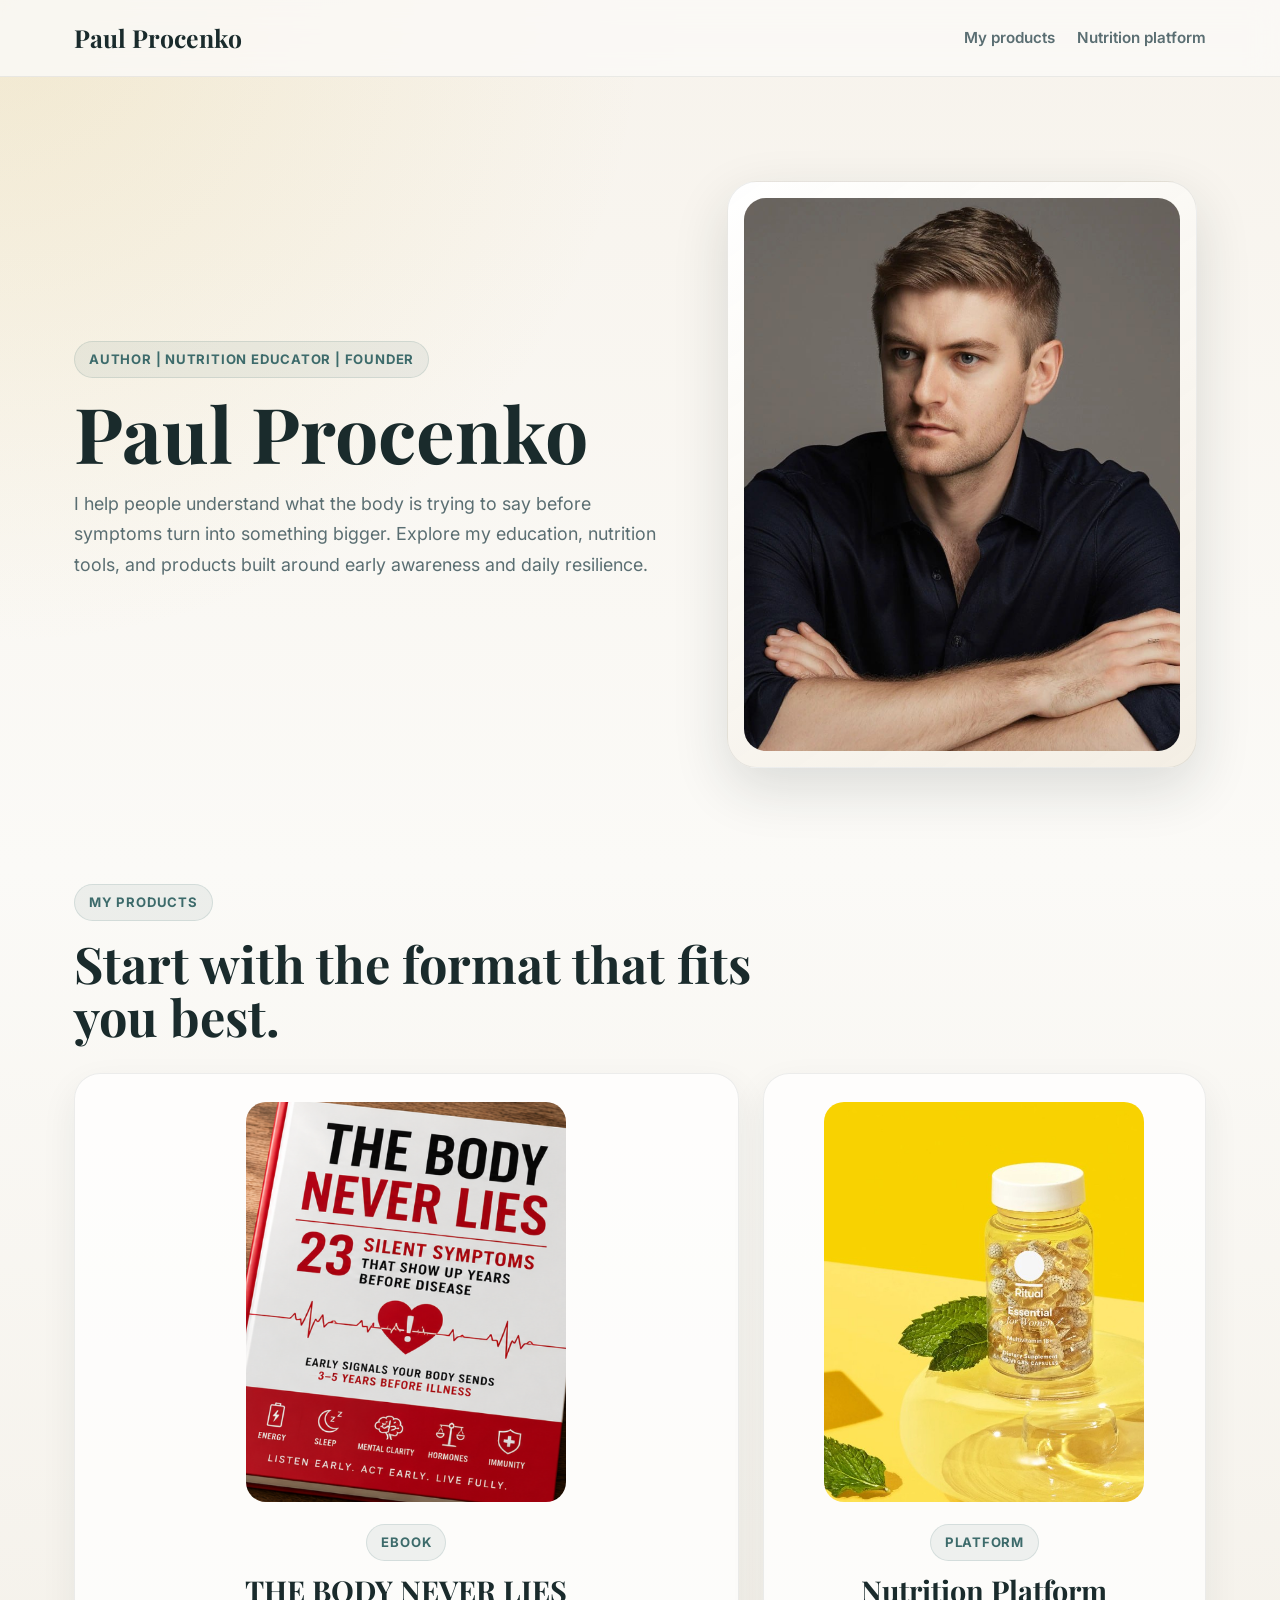
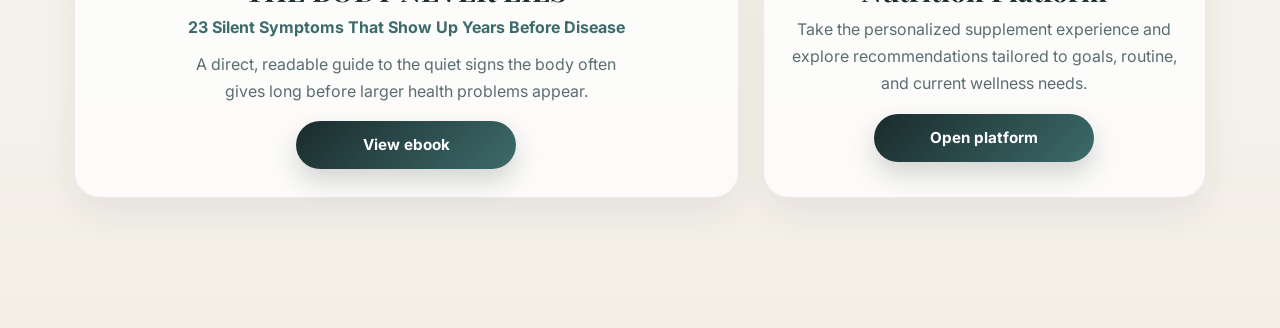
<file: index.html>
<!DOCTYPE html>
<html lang="en">
<head>
    <meta charset="UTF-8">
    <meta name="viewport" content="width=device-width, initial-scale=1.0">
    <title>Paul Procenko</title>
    <link rel="preconnect" href="https://fonts.googleapis.com">
    <link rel="preconnect" href="https://fonts.gstatic.com" crossorigin>
    <link href="https://fonts.googleapis.com/css2?family=Inter:wght@300;400;500;600;700&family=Playfair+Display:wght@400;600;700&display=swap" rel="stylesheet">
    <link rel="stylesheet" href="/style.css">
    <link rel="icon" href="/images/logo.png" type="image/png">
</head>
<body class="home-body">
    <header class="home-header">
        <div class="home-nav">
            <a href="/" class="home-brand">Paul Procenko</a>
            <nav class="home-nav-links">
                <a href="#products" class="home-nav-link">My products</a>
                <a href="/nutrition.html" class="home-nav-link">Nutrition platform</a>
            </nav>
        </div>
    </header>

    <main class="home-main">
        <section class="home-hero">
            <div class="home-hero-copy">
                <span class="home-kicker">Author | Nutrition Educator | Founder</span>
                <h1>Paul Procenko</h1>
                <p class="home-lead">I help people understand what the body is trying to say before symptoms turn into something bigger. Explore my education, nutrition tools, and products built around early awareness and daily resilience.</p>
            </div>
            <div class="home-hero-media">
                <div class="home-photo-frame">
                    <img src="/images/photo.jpg" alt="Paul Procenko" class="home-photo">
                </div>
            </div>
        </section>

        <section id="products" class="home-section">
            <div class="home-section-heading">
                <span class="home-section-kicker">My products</span>
                <h2>Start with the format that fits you best.</h2>
            </div>
            <div class="home-products-grid">
                <article class="home-product-card home-product-card-featured">
                    <div class="home-product-image-wrap">
                        <img src="/images/book.png" alt="The Body Never Lies ebook cover" class="home-product-image">
                    </div>
                    <div class="home-product-content">
                        <span class="home-product-tag">Ebook</span>
                        <h3>THE BODY NEVER LIES</h3>
                        <p class="home-product-subtitle">23 Silent Symptoms That Show Up Years Before Disease</p>
                        <p class="home-product-text">A direct, readable guide to the quiet signs the body often gives long before larger health problems appear.</p>
                        <a class="home-product-button" href="https://app.lava.top/products/dc46ceb8-e3b7-46ec-a145-49694bbb478b" target="_blank" rel="noopener noreferrer">View ebook</a>
                    </div>
                </article>

                <article class="home-product-card">
                    <div class="home-product-image-wrap">
                        <img src="/images/17.jpg" alt="Nutrition platform" class="home-product-image">
                    </div>
                    <div class="home-product-content">
                        <span class="home-product-tag">Platform</span>
                        <h3>Nutrition Platform</h3>
                        <p class="home-product-text">Take the personalized supplement experience and explore recommendations tailored to goals, routine, and current wellness needs.</p>
                        <a class="home-product-button" href="/nutrition.html">Open platform</a>
                    </div>
                </article>
            </div>
        </section>
    </main>
</body>
</html>
</file>
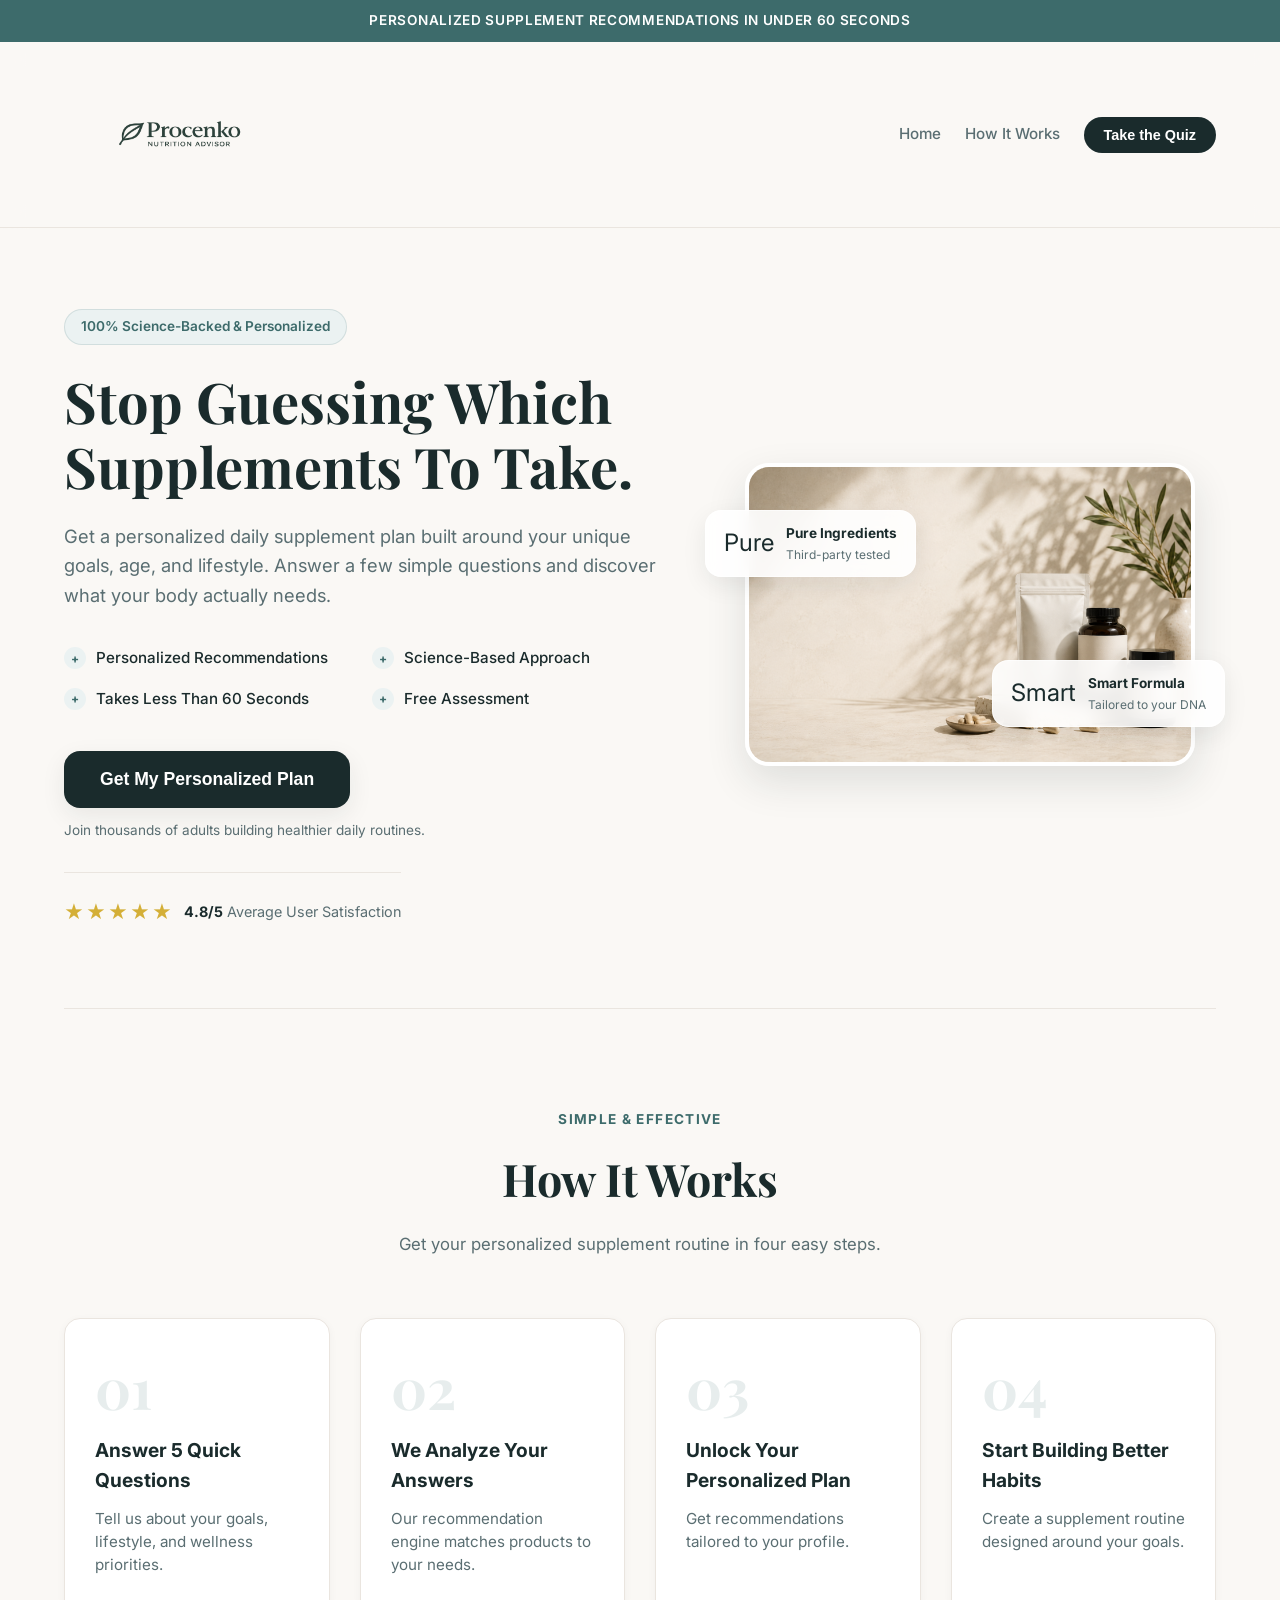
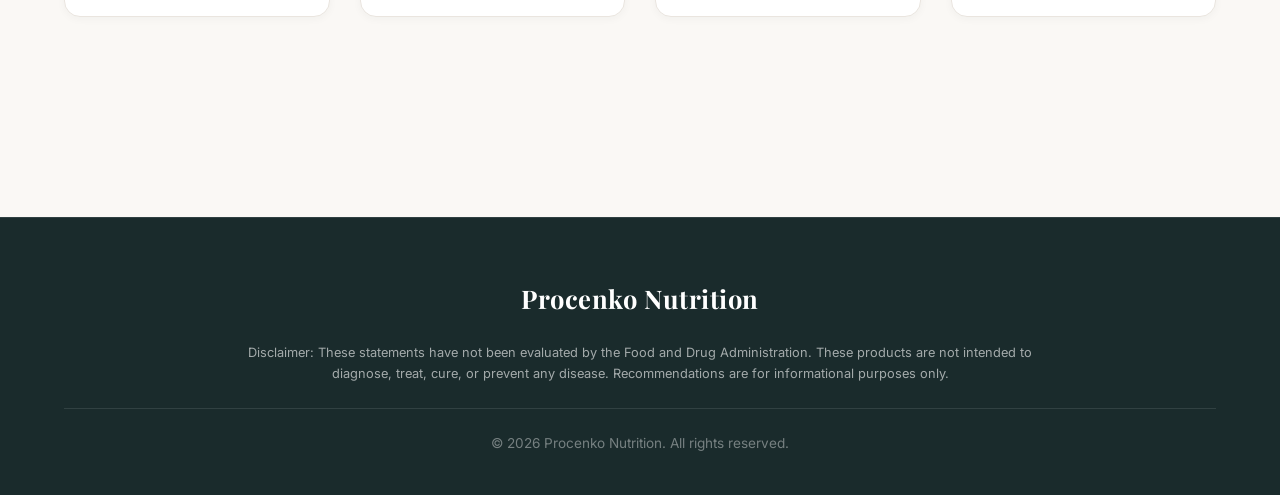
<file: nutrition.html>
<!DOCTYPE html>
<html lang="en">
<head>
    <meta charset="UTF-8">
    <meta name="viewport" content="width=device-width, initial-scale=1.0">
    <title>Procenko Nutrition Advisor</title>
    <link rel="preconnect" href="https://fonts.googleapis.com">
    <link rel="preconnect" href="https://fonts.gstatic.com" crossorigin>
    <link href="https://fonts.googleapis.com/css2?family=Inter:wght@300;400;500;600;700&family=Playfair+Display:ital,wght@0,400..700;1,400..700&display=swap" rel="stylesheet">
    <link rel="stylesheet" href="/style.css">
    <link rel="icon" href="/images/logo.png" type="image/png">
</head>
<body>
    <div class="announcement-bar">
        <span class="announcement-text">Personalized supplement recommendations in under 60 seconds</span>
    </div>

    <header class="site-header">
        <div class="nav-container">
            <a class="logo" href="/">
                <img src="/images/logo.png" alt="Procenko Logo" class="logo-img">
            </a>
            <nav class="nav-links">
                <a href="/" class="nav-link">Home</a>
                <a href="#how-it-works" class="nav-link">How It Works</a>
                <button id="nav-cta" class="nav-cta-btn">Take the Quiz</button>
            </nav>
        </div>
    </header>

    <main class="container">
        <section id="hero" class="hero">
            <div class="hero-content">
                <div class="hero-text">
                    <div class="badge">100% Science-Backed & Personalized</div>
                    <h1>Stop Guessing Which Supplements To Take.</h1>
                    <p class="subheadline">Get a personalized daily supplement plan built around your unique goals, age, and lifestyle. Answer a few simple questions and discover what your body actually needs.</p>

                    <div class="trust-indicators">
                        <div class="trust-item">
                            <span class="trust-icon">+</span>
                            <span class="trust-label">Personalized Recommendations</span>
                        </div>
                        <div class="trust-item">
                            <span class="trust-icon">+</span>
                            <span class="trust-label">Science-Based Approach</span>
                        </div>
                        <div class="trust-item">
                            <span class="trust-icon">+</span>
                            <span class="trust-label">Takes Less Than 60 Seconds</span>
                        </div>
                        <div class="trust-item">
                            <span class="trust-icon">+</span>
                            <span class="trust-label">Free Assessment</span>
                        </div>
                    </div>

                    <div class="cta-group">
                        <button id="start-assessment" class="cta-button">Get My Personalized Plan</button>
                        <p class="secondary-text">Join thousands of adults building healthier daily routines.</p>
                    </div>

                    <div class="social-proof">
                        <span class="stars">★★★★★</span>
                        <span class="rating-text"><strong>4.8/5</strong> Average User Satisfaction</span>
                    </div>
                </div>
            </div>
            <div class="hero-image-container">
                <div class="hero-image-wrapper">
                    <img src="/images/1.png" alt="Supplements" class="hero-img">
                    <div class="floating-card card-1">
                        <span class="floating-icon">Pure</span>
                        <div class="floating-info">
                            <span class="floating-title">Pure Ingredients</span>
                            <span class="floating-desc">Third-party tested</span>
                        </div>
                    </div>
                    <div class="floating-card card-2">
                        <span class="floating-icon">Smart</span>
                        <div class="floating-info">
                            <span class="floating-title">Smart Formula</span>
                            <span class="floating-desc">Tailored to your DNA</span>
                        </div>
                    </div>
                </div>
            </div>
        </section>

        <section id="how-it-works" class="how-it-works">
            <div class="section-header">
                <span class="section-subtitle">Simple & Effective</span>
                <h2>How It Works</h2>
                <p class="section-desc">Get your personalized supplement routine in four easy steps.</p>
            </div>
            <div class="steps">
                <div class="step">
                    <div class="step-number">01</div>
                    <h3>Answer 5 Quick Questions</h3>
                    <p>Tell us about your goals, lifestyle, and wellness priorities.</p>
                </div>
                <div class="step">
                    <div class="step-number">02</div>
                    <h3>We Analyze Your Answers</h3>
                    <p>Our recommendation engine matches products to your needs.</p>
                </div>
                <div class="step">
                    <div class="step-number">03</div>
                    <h3>Unlock Your Personalized Plan</h3>
                    <p>Get recommendations tailored to your profile.</p>
                </div>
                <div class="step">
                    <div class="step-number">04</div>
                    <h3>Start Building Better Habits</h3>
                    <p>Create a supplement routine designed around your goals.</p>
                </div>
            </div>
        </section>

        <section id="quiz" class="quiz hidden">
            <div class="quiz-card">
                <div class="quiz-header">
                    <button id="quiz-back" class="quiz-back-btn">Back</button>
                    <div class="quiz-progress-container">
                        <div class="progress-bar">
                            <div class="progress" id="progress"></div>
                        </div>
                        <span id="progress-text" class="progress-text">Question 1 of 5</span>
                    </div>
                </div>
                <div class="quiz-container" id="quiz-container"></div>
            </div>
        </section>

        <section id="loading" class="loading hidden">
            <div class="loading-card">
                <div class="spinner-container">
                    <div class="spinner"></div>
                    <div class="spinner-inner">NP</div>
                </div>
                <h2 id="loading-title">Analyzing your answers...</h2>
                <p id="loading-subtitle">Our recommendation engine is matching products to your profile.</p>
                <div class="loading-progress-bar">
                    <div class="loading-progress" id="loading-progress"></div>
                </div>
            </div>
        </section>

        <section id="email-capture" class="email-capture hidden">
            <div class="email-card">
                <div class="email-header">
                    <div class="badge">Almost There!</div>
                    <h2>Send me my personalized guide</h2>
                    <p class="email-subtitle">Enter your email to receive your custom supplement protocol + bonus wellness tips. We respect your privacy.</p>
                </div>

                <script src="https://f.convertkit.com/ckjs/ck.5.js"></script>
                <form action="https://app.kit.com/forms/9567167/subscriptions" class="seva-form formkit-form" method="post" data-sv-form="9567167" data-uid="d2ef95bc13" data-format="inline" data-version="5" data-options='{"settings":{"after_subscribe":{"action":"message","success_message":"Success! Now check your email to confirm your subscription.","redirect_url":""},"analytics":{"google":null,"fathom":null,"facebook":null,"segment":null,"pinterest":null,"sparkloop":null,"googletagmanager":null},"modal":{"trigger":"timer","scroll_percentage":null,"timer":5,"devices":"all","show_once_every":15},"powered_by":{"show":true,"url":"https://kit.com/features/forms?utm_campaign=poweredby&utm_content=form&utm_medium=referral&utm_source=dynamic"},"recaptcha":{"enabled":false},"return_visitor":{"action":"show","custom_content":""},"slide_in":{"display_in":"bottom_right","trigger":"timer","scroll_percentage":null,"timer":5,"devices":"all","show_once_every":15},"sticky_bar":{"display_in":"top","trigger":"timer","scroll_percentage":null,"timer":5,"devices":"all","show_once_every":15}},"version":"5"}' onsubmit="setTimeout(() => { if (typeof window.showRecommendationsAfterSubscribe === 'function') { setTimeout(window.showRecommendationsAfterSubscribe, 800); } }, 1200)" min-width="400 500 600 700 800" style="background-color: rgb(255, 255, 255); border-radius: 16px; box-shadow: 0 10px 30px rgba(26,43,44,0.1);">
                    <div data-style="full">
                        <div data-element="column" class="formkit-column">
                            <div class="formkit-header" data-element="header" style="color: rgb(26, 43, 44); font-size: 28px; font-weight: 700; margin-bottom: 8px;">
                                <h2>Find Your Perfect Supplement Stack</h2>
                            </div>
                            <ul class="formkit-alert formkit-alert-error" data-element="errors" data-group="alert"></ul>
                            <div data-element="fields" class="seva-fields formkit-fields">
                                <div class="formkit-field">
                                    <input class="formkit-input" name="email_address" aria-label="Email Address" placeholder="your@email.com" required="" type="email" style="color: rgb(26, 43, 44); border-color: #EAE5DF; font-weight: 400; padding: 16px 20px; font-size: 16px; border-radius: 12px;">
                                </div>
                                <button data-element="submit" class="formkit-submit" style="color: rgb(255, 255, 255); background-color: #1A2B2C; border-radius: 12px; font-weight: 700; padding: 16px 32px; font-size: 17px; margin-top: 8px;">
                                    <div class="formkit-spinner"><div></div><div></div><div></div></div>
                                    <span>Send me the guide</span>
                                </button>
                            </div>
                            <div class="formkit-disclaimer" data-element="disclaimer" style="color: #5A6E72; font-size: 13px; margin-top: 16px;">
                                We respect your privacy. Unsubscribe at anytime.
                            </div>
                            <div class="formkit-powered-by-convertkit-container">
                                <a href="https://kit.com/features/forms?utm_campaign=poweredby&utm_content=form&utm_medium=referral&utm_source=dynamic" data-element="powered-by" class="formkit-powered-by-convertkit" data-variant="dark" target="_blank" rel="nofollow noopener">Built with Kit</a>
                            </div>
                        </div>
                    </div>
                </form>
            </div>
        </section>

        <section id="results" class="results hidden">
            <div class="results-header">
                <div class="badge">Your Custom Protocol</div>
                <h2>Your Personalized Supplement Plan</h2>
                <p class="results-subtitle">Based on your answers, these recommendations may help support your goals and daily wellness routine.</p>
            </div>

            <div class="results-layout">
                <div class="results-sidebar">
                    <div class="profile-summary-card">
                        <h3>Your Wellness Profile</h3>
                        <div class="profile-items" id="profile-summary-items"></div>
                    </div>
                </div>

                <div class="results-content">
                    <div class="plan">
                        <section id="foundation-section" class="plan-section hidden" aria-label="Foundation Support">
                            <div class="plan-section-header">
                                <h3 class="plan-section-title">Foundation Support</h3>
                                <p class="plan-section-subtitle">A daily multi to cover core micronutrient needs.</p>
                            </div>
                            <div class="recommendations-grid recommendations-grid--single" id="foundation-grid"></div>
                        </section>

                        <section id="main-section" class="plan-section" aria-label="Main Recommendations">
                            <div class="plan-section-header">
                                <h3 class="plan-section-title">Your 3 Key Recommendations</h3>
                                <p class="plan-section-subtitle">Selected specifically for your goal and profile.</p>
                            </div>
                            <div class="recommendations-grid" id="main-recommendations-grid"></div>
                        </section>

                        <section id="wellness-section" class="plan-section" aria-label="Daily Wellness Support">
                            <div class="plan-section-header">
                                <h3 class="plan-section-title">Daily Wellness Support</h3>
                                <p class="plan-section-subtitle">Daily support for gut and overall wellness.</p>
                            </div>
                            <div class="recommendations-grid recommendations-grid--single" id="wellness-grid"></div>
                        </section>

                        <div class="plan-footer">
                            <button id="restart-assessment" class="restart-btn">Retake Assessment</button>
                        </div>
                    </div>
                </div>
            </div>
        </section>
    </main>

    <div id="verify-modal" class="verify-modal hidden">
        <div class="modal-overlay"></div>
        <div class="modal-content">
            <div class="modal-icon">Mail</div>
            <h2>Verify your email to receive all bonuses</h2>
            <p class="modal-subtitle">We've sent a confirmation link to your email. Please check your inbox and spam folder to unlock your custom supplement protocol and exclusive wellness bonuses.</p>

            <div class="modal-actions">
                <button id="check-protocol-btn" class="modal-primary-btn">
                    Check my custom supplement protocol
                </button>
                <button id="close-modal-btn" class="modal-secondary-btn">
                    I'll check later
                </button>
            </div>

            <div class="modal-timer">
                <span id="modal-timer-text">Auto-redirecting in <strong>10</strong> seconds...</span>
            </div>
        </div>
    </div>

    <footer class="site-footer">
        <div class="footer-container">
            <p class="footer-logo">Procenko Nutrition</p>
            <p class="footer-disclaimer">Disclaimer: These statements have not been evaluated by the Food and Drug Administration. These products are not intended to diagnose, treat, cure, or prevent any disease. Recommendations are for informational purposes only.</p>
            <p class="footer-copy">&copy; 2026 Procenko Nutrition. All rights reserved.</p>
        </div>
    </footer>

    <script src="/products.js"></script>
    <script src="/script.js"></script>
</body>
</html>
</file>
<file: style.css>
/* Reset and Base Styles */
* {
    margin: 0;
    padding: 0;
    box-sizing: border-box;
}

:root {
    --bg-color: #FAF8F5;
    --primary-color: #1A2B2C;
    --secondary-color: #5A6E72;
    --accent-color: #3D6B6B;
    --accent-light: #EBF2F2;
    --accent-gold: #D4AF37;
    --card-bg: #FFFFFF;
    --button-bg: #1A2B2C;
    --button-text: #FFFFFF;
    --button-hover: #2C4446;
    --border-color: #EAE5DF;
    --border-radius: 16px;
    --border-radius-lg: 24px;
    --max-width: 1200px;
    --transition: all 0.3s cubic-bezier(0.4, 0, 0.2, 1);
    --shadow-sm: 0 2px 8px rgba(26, 43, 44, 0.04);
    --shadow-md: 0 8px 24px rgba(26, 43, 44, 0.08);
    --shadow-lg: 0 16px 40px rgba(26, 43, 44, 0.12);
}

html {
    scroll-behavior: smooth;
}

body {
    font-family: 'Inter', sans-serif;
    background-color: var(--bg-color);
    color: var(--primary-color);
    line-height: 1.6;
    -webkit-font-smoothing: antialiased;
}

.container {
    max-width: var(--max-width);
    margin: 0 auto;
    padding: 0 24px;
}

/* Announcement Bar */
.announcement-bar {
    background-color: var(--accent-color);
    color: #FFFFFF;
    text-align: center;
    padding: 10px 20px;
    font-size: 0.85rem;
    font-weight: 600;
    letter-spacing: 0.05em;
    text-transform: uppercase;
    position: relative;
    z-index: 100;
}

/* Site Header */
.site-header {
    background-color: rgba(250, 248, 245, 0.8);
    backdrop-filter: blur(12px);
    -webkit-backdrop-filter: blur(12px);
    border-bottom: 1px solid var(--border-color);
    z-index: 99;
    padding: 16px 0;
    transition: var(--transition);
}

.nav-container {
    max-width: var(--max-width);
    margin: 0 auto;
    padding: 0 24px;
    display: flex;
    justify-content: space-between;
    align-items: center;
}

.logo {
    display: flex;
    align-items: center;
    gap: 10px;
    cursor: pointer;
}

.logo-img {
    /* Responsive logo size; keeps header aligned with main content */
    width: clamp(160px, 18vw, 252px);
    height: auto;
    object-fit: contain;
    display: block;
}

.logo-text {
    font-family: 'Playfair Display', Georgia, serif;
    font-size: 1.4rem;
    font-weight: 700;
    color: var(--primary-color);
}

.logo-sub {
    font-weight: 400;
    font-style: italic;
    color: var(--accent-color);
}

.nav-links {
    display: flex;
    align-items: center;
    gap: 24px;
}

.nav-link {
    color: var(--secondary-color);
    text-decoration: none;
    font-weight: 500;
    font-size: 0.95rem;
    transition: var(--transition);
}

.nav-link:hover {
    color: var(--primary-color);
}

.nav-cta-btn {
    background-color: var(--button-bg);
    color: var(--button-text);
    border: none;
    padding: 10px 20px;
    font-size: 0.9rem;
    font-weight: 600;
    border-radius: 30px;
    cursor: pointer;
    transition: var(--transition);
}

.nav-cta-btn:hover {
    background-color: var(--button-hover);
    transform: translateY(-1px);
    box-shadow: var(--shadow-sm);
}

/* Hero Section */
.hero {
    display: grid;
    grid-template-columns: 1.1fr 0.9fr;
    gap: 60px;
    align-items: center;
    padding: 80px 0;
    min-height: calc(100vh - 120px);
}

.hero-content {
    display: flex;
    flex-direction: column;
    justify-content: center;
}

.badge {
    display: inline-flex;
    align-items: center;
    background-color: var(--accent-light);
    color: var(--accent-color);
    padding: 6px 16px;
    border-radius: 30px;
    font-size: 0.85rem;
    font-weight: 600;
    width: fit-content;
    margin-bottom: 24px;
    border: 1px solid rgba(61, 107, 107, 0.15);
}

.hero h1 {
    font-family: 'Playfair Display', Georgia, serif;
    font-size: 3.5rem;
    font-weight: 700;
    line-height: 1.15;
    color: var(--primary-color);
    margin-bottom: 24px;
}

.subheadline {
    font-size: 1.15rem;
    color: var(--secondary-color);
    margin-bottom: 36px;
    line-height: 1.6;
}

.trust-indicators {
    display: grid;
    grid-template-columns: 1fr 1fr;
    gap: 16px;
    margin-bottom: 40px;
}

.trust-item {
    display: flex;
    align-items: center;
    gap: 10px;
}

.trust-icon {
    display: flex;
    align-items: center;
    justify-content: center;
    width: 22px;
    height: 22px;
    background-color: var(--accent-light);
    color: var(--accent-color);
    border-radius: 50%;
    font-size: 0.75rem;
    font-weight: bold;
}

.trust-label {
    font-size: 0.95rem;
    font-weight: 500;
    color: var(--primary-color);
}

.cta-group {
    margin-bottom: 30px;
}

.cta-button {
    background-color: var(--button-bg);
    color: var(--button-text);
    border: none;
    padding: 18px 36px;
    font-size: 1.1rem;
    font-weight: 600;
    border-radius: var(--border-radius);
    cursor: pointer;
    transition: var(--transition);
    display: inline-block;
    box-shadow: var(--shadow-md);
}

.cta-button:hover {
    background-color: var(--button-hover);
    transform: translateY(-2px);
    box-shadow: var(--shadow-lg);
}

.secondary-text {
    font-size: 0.85rem;
    color: var(--secondary-color);
    margin-top: 12px;
}

.social-proof {
    display: flex;
    align-items: center;
    gap: 10px;
    border-top: 1px solid var(--border-color);
    padding-top: 24px;
    width: fit-content;
}

.stars {
    color: var(--accent-gold);
    font-size: 1.2rem;
    letter-spacing: 2px;
}

.rating-text {
    font-size: 0.9rem;
    color: var(--secondary-color);
}

.rating-text strong {
    color: var(--primary-color);
}

/* Hero Image Container */
.hero-image-container {
    display: flex;
    justify-content: center;
    align-items: center;
    position: relative;
}

.hero-image-wrapper {
    position: relative;
    width: 100%;
    max-width: 450px;
}

.hero-img {
    width: 100%;
    height: auto;
    border-radius: var(--border-radius-lg);
    box-shadow: var(--shadow-lg);
    border: 4px solid #FFFFFF;
    transition: var(--transition);
}

.hero-img:hover {
    transform: scale(1.02);
}

/* Floating Cards */
.floating-card {
    position: absolute;
    background: rgba(255, 255, 255, 0.9);
    backdrop-filter: blur(8px);
    -webkit-backdrop-filter: blur(8px);
    border: 1px solid rgba(255, 255, 255, 0.6);
    padding: 12px 18px;
    border-radius: 16px;
    display: flex;
    align-items: center;
    gap: 12px;
    box-shadow: var(--shadow-md);
    animation: float 6s ease-in-out infinite;
}

.card-1 {
    top: 15%;
    left: -40px;
    animation-delay: 0s;
}

.card-2 {
    bottom: 15%;
    right: -30px;
    animation-delay: 3s;
}

.floating-icon {
    font-size: 1.5rem;
}

.floating-info {
    display: flex;
    flex-direction: column;
}

.floating-title {
    font-size: 0.85rem;
    font-weight: 700;
    color: var(--primary-color);
}

.floating-desc {
    font-size: 0.75rem;
    color: var(--secondary-color);
}

@keyframes float {
    0% {
        transform: translateY(0px);
    }
    50% {
        transform: translateY(-10px);
    }
    100% {
        transform: translateY(0px);
    }
}

/* How It Works Section */
.how-it-works {
    padding: 100px 0;
    border-top: 1px solid var(--border-color);
}

.section-header {
    text-align: center;
    max-width: 600px;
    margin: 0 auto 60px auto;
}

.section-subtitle {
    font-size: 0.85rem;
    font-weight: 700;
    color: var(--accent-color);
    text-transform: uppercase;
    letter-spacing: 0.1em;
    display: block;
    margin-bottom: 12px;
}

.section-header h2 {
    font-family: 'Playfair Display', Georgia, serif;
    font-size: 2.8rem;
    font-weight: 700;
    color: var(--primary-color);
    margin-bottom: 16px;
}

.section-desc {
    font-size: 1.05rem;
    color: var(--secondary-color);
}

.steps {
    display: grid;
    grid-template-columns: repeat(auto-fit, minmax(240px, 1fr));
    gap: 30px;
}

.step {
    background: var(--card-bg);
    padding: 40px 30px;
    border-radius: var(--border-radius);
    box-shadow: var(--shadow-sm);
    border: 1px solid var(--border-color);
    transition: var(--transition);
    position: relative;
    overflow: hidden;
}

.step:hover {
    transform: translateY(-5px);
    box-shadow: var(--shadow-md);
    border-color: var(--accent-color);
}

.step-number {
    font-family: 'Playfair Display', Georgia, serif;
    font-size: 3.5rem;
    font-weight: 700;
    color: rgba(61, 107, 107, 0.12);
    line-height: 1;
    margin-bottom: 20px;
    transition: var(--transition);
}

.step:hover .step-number {
    color: rgba(61, 107, 107, 0.25);
    transform: scale(1.05);
}

.step h3 {
    font-size: 1.2rem;
    font-weight: 700;
    color: var(--primary-color);
    margin-bottom: 12px;
}

.step p {
    font-size: 0.95rem;
    color: var(--secondary-color);
    line-height: 1.5;
}

/* Quiz Section */
.quiz {
    padding: 80px 0;
    min-height: 80vh;
    display: flex;
    justify-content: center;
    align-items: center;
}

.quiz-card {
    background: var(--card-bg);
    border-radius: var(--border-radius-lg);
    box-shadow: var(--shadow-lg);
    border: 1px solid var(--border-color);
    width: 100%;
    max-width: 720px;
    padding: 40px;
    transition: var(--transition);
}

.quiz-header {
    display: flex;
    align-items: center;
    gap: 20px;
    margin-bottom: 40px;
    border-bottom: 1px solid var(--border-color);
    padding-bottom: 20px;
}

.quiz-back-btn {
    background: none;
    border: 1px solid var(--border-color);
    color: var(--secondary-color);
    padding: 8px 16px;
    border-radius: 30px;
    font-size: 0.85rem;
    font-weight: 600;
    cursor: pointer;
    transition: var(--transition);
}

.quiz-back-btn:hover {
    background-color: var(--bg-color);
    color: var(--primary-color);
    border-color: var(--secondary-color);
}

.quiz-progress-container {
    flex: 1;
    display: flex;
    align-items: center;
    gap: 15px;
}

.progress-bar {
    flex: 1;
    height: 8px;
    background-color: var(--bg-color);
    border-radius: 10px;
    overflow: hidden;
}

.progress {
    height: 100%;
    width: 0%;
    background-color: var(--accent-color);
    border-radius: 10px;
    transition: width 0.4s cubic-bezier(0.4, 0, 0.2, 1);
}

.progress-text {
    font-size: 0.85rem;
    font-weight: 600;
    color: var(--secondary-color);
    white-space: nowrap;
}

.quiz-question h2 {
    font-family: 'Playfair Display', Georgia, serif;
    font-size: 2rem;
    font-weight: 700;
    color: var(--primary-color);
    margin-bottom: 30px;
    text-align: center;
}

.quiz-options {
    display: grid;
    grid-template-columns: 1fr;
    gap: 16px;
}

.quiz-option {
    background: var(--card-bg);
    border: 2px solid var(--border-color);
    padding: 20px 24px;
    border-radius: var(--border-radius);
    font-size: 1.05rem;
    font-weight: 600;
    color: var(--primary-color);
    cursor: pointer;
    transition: var(--transition);
    display: flex;
    align-items: center;
    justify-content: center;
    position: relative;
}

.quiz-option:hover {
    border-color: var(--accent-color);
    background-color: rgba(61, 107, 107, 0.02);
    transform: translateY(-1px);
}

/* Quiz transitions (Typeform-like): fade + slide (150–250ms) */
.quiz-question {
    opacity: 1;
    transform: translateY(0);
    transition: opacity 200ms ease, transform 200ms ease;
    will-change: opacity, transform;
}

.quiz-question.enter-from {
    opacity: 0;
    transform: translateY(10px);
}

.quiz-question.exit-to {
    opacity: 0;
    transform: translateY(-10px);
}

/* Loading Section */
.loading {
    padding: 100px 0;
    min-height: 80vh;
    display: flex;
    justify-content: center;
    align-items: center;
}

.loading-card {
    background: var(--card-bg);
    border-radius: var(--border-radius-lg);
    box-shadow: var(--shadow-lg);
    border: 1px solid var(--border-color);
    width: 100%;
    max-width: 500px;
    padding: 50px 40px;
    text-align: center;
}

.spinner-container {
    position: relative;
    width: 80px;
    height: 80px;
    margin: 0 auto 30px auto;
}

.spinner {
    width: 100%;
    height: 100%;
    border: 4px solid var(--accent-light);
    border-top: 4px solid var(--accent-color);
    border-radius: 50%;
    animation: spin 1s linear infinite;
}

.spinner-inner {
    position: absolute;
    top: 50%;
    left: 50%;
    transform: translate(-50%, -50%);
    font-size: 1.8rem;
    animation: pulse 1.5s ease-in-out infinite;
}

@keyframes spin {
    0% { transform: rotate(0deg); }
    100% { transform: rotate(360deg); }
}

@keyframes pulse {
    0% { transform: translate(-50%, -50%) scale(0.9); opacity: 0.8; }
    50% { transform: translate(-50%, -50%) scale(1.1); opacity: 1; }
    100% { transform: translate(-50%, -50%) scale(0.9); opacity: 0.8; }
}

.loading-card h2 {
    font-family: 'Playfair Display', Georgia, serif;
    font-size: 1.8rem;
    font-weight: 700;
    color: var(--primary-color);
    margin-bottom: 12px;
}

.loading-card p {
    color: var(--secondary-color);
    font-size: 0.95rem;
    margin-bottom: 30px;
}

.loading-progress-bar {
    height: 6px;
    background-color: var(--bg-color);
    border-radius: 10px;
    overflow: hidden;
    width: 100%;
}

.loading-progress {
    height: 100%;
    width: 0%;
    background-color: var(--accent-color);
    border-radius: 10px;
    transition: width 0.1s linear;
}

/* Results Section */
.results {
    padding: 80px 0;
}

.results-header {
    text-align: center;
    max-width: 700px;
    margin: 0 auto 60px auto;
}

.results-subtitle {
    font-size: 1.1rem;
    color: var(--secondary-color);
    margin-top: 16px;
}

.results-layout {
    display: grid;
    grid-template-columns: 320px 1fr;
    gap: 40px;
    align-items: start;
}

/* Sidebar Profile Summary */
.results-sidebar {
    position: sticky;
    top: 100px;
}

.profile-summary-card {
    background: var(--card-bg);
    border-radius: var(--border-radius);
    padding: 30px;
    border: 1px solid var(--border-color);
    box-shadow: var(--shadow-sm);
}

.profile-summary-card h3 {
    font-family: 'Playfair Display', Georgia, serif;
    font-size: 1.3rem;
    font-weight: 700;
    color: var(--primary-color);
    margin-bottom: 20px;
    border-bottom: 1px solid var(--border-color);
    padding-bottom: 12px;
}

.profile-items {
    display: flex;
    flex-direction: column;
    gap: 16px;
    margin-bottom: 30px;
}

.profile-item {
    display: flex;
    flex-direction: column;
    gap: 4px;
}

.profile-label {
    font-size: 0.75rem;
    font-weight: 700;
    text-transform: uppercase;
    letter-spacing: 0.05em;
    color: var(--secondary-color);
}

.profile-value {
    font-size: 0.95rem;
    font-weight: 600;
    color: var(--primary-color);
}

.restart-btn {
    width: 100%;
    background: none;
    border: 1px solid var(--border-color);
    color: var(--secondary-color);
    padding: 12px;
    border-radius: var(--border-radius);
    font-size: 0.9rem;
    font-weight: 600;
    cursor: pointer;
    transition: var(--transition);
}

.restart-btn:hover {
    background-color: var(--bg-color);
    color: var(--primary-color);
    border-color: var(--secondary-color);
}

/* Recommendations Content */
.recommendations-container {
    display: flex;
    flex-direction: column;
    gap: 24px;
}

.recommendations-title {
    font-family: 'Playfair Display', Georgia, serif;
    font-size: 1.6rem;
    font-weight: 700;
    color: var(--primary-color);
    margin-bottom: 10px;
}

/* Plan layout */
.plan {
    display: flex;
    flex-direction: column;
    gap: 28px;
}

.plan-section {
    background: transparent;
}

.plan-section-header {
    margin-bottom: 14px;
}

.plan-section-title {
    font-family: 'Playfair Display', Georgia, serif;
    font-size: 1.35rem;
    font-weight: 700;
    color: var(--primary-color);
    margin-bottom: 6px;
}

.plan-section-subtitle {
    font-size: 0.95rem;
    color: var(--secondary-color);
}

.plan-footer {
    margin-top: 8px;
}

.recommendations-grid {
    display: grid;
    grid-template-columns: repeat(3, 1fr);
    gap: 28px;
    align-items: stretch;
}

.recommendations-grid--single {
    grid-template-columns: 1fr;
    max-width: 520px;
    margin: 0 auto;
}

/* Recommendation card - strict conservative modern design */
.recommendation-card {
    background: var(--card-bg);
    border-radius: var(--border-radius-lg);
    border: 1px solid var(--border-color);
    box-shadow: var(--shadow-md);
    padding: 0;
    display: flex;
    flex-direction: column;
    height: 100%;
    transition: var(--transition);
    position: relative;
    overflow: hidden;
}

.recommendation-card:hover {
    transform: translateY(-4px);
    box-shadow: var(--shadow-lg);
    border-color: var(--accent-color);
}

/* Badge style - conservative modern */
.rec-badge {
    position: absolute;
    top: 24px;
    left: 24px;
    display: inline-flex;
    align-items: center;
    justify-content: center;
    padding: 6px 14px;
    border-radius: 9999px;
    background: var(--primary-color);
    color: #FFFFFF;
    font-size: 0.68rem;
    font-weight: 700;
    letter-spacing: 0.075em;
    text-transform: uppercase;
    box-shadow: 0 2px 8px rgba(26, 43, 44, 0.15);
    z-index: 2;
}

/* Image container - fixed aspect, full card width, perfectly aligned */
.product-image-wrap {
    width: 100%;
    aspect-ratio: 1 / 1;
    margin: 0;
    background-color: #F8F6F2;
    border-bottom: 1px solid var(--border-color);
    overflow: hidden;
    position: relative;
}

.product-image {
    width: 100%;
    height: 100%;
    object-fit: cover;
    object-position: center;
    display: block;
    transition: transform 0.4s cubic-bezier(0.4, 0, 0.2, 1);
}

.recommendation-card:hover .product-image {
    transform: scale(1.04);
}

.recommendation-content {
    display: flex;
    flex-direction: column;
    flex: 1;
    padding: 32px 28px 28px;
    gap: 16px;
}

.product-name {
    font-family: 'Playfair Display', Georgia, serif;
    font-size: 1.35rem;
    font-weight: 700;
    line-height: 1.25;
    color: var(--primary-color);
    margin: 0;
}

.product-desc {
    font-size: 0.925rem;
    color: var(--secondary-color);
    line-height: 1.5;
    margin: 0;
    flex-shrink: 0;
}

.recommendation-benefits {
    list-style: none;
    display: flex;
    flex-direction: column;
    gap: 9px;
    margin: 4px 0 0 0;
    padding: 0;
    flex: 1;
}

.recommendation-benefits li {
    font-size: 0.9rem;
    color: var(--primary-color);
    line-height: 1.4;
    padding-left: 26px;
    position: relative;
}

.recommendation-benefits li::before {
    content: '✓';
    position: absolute;
    left: 0;
    color: var(--accent-color);
    font-weight: 700;
    font-size: 1.1rem;
    line-height: 1;
}

.recommendation-actions {
    margin-top: auto;
    padding-top: 12px;
    border-top: 1px solid var(--border-color);
}

.product-cta {
    background-color: var(--button-bg);
    color: var(--button-text);
    border: none;
    border-radius: 9999px;
    padding: 14px 24px;
    font-size: 0.95rem;
    font-weight: 600;
    letter-spacing: 0.02em;
    cursor: pointer;
    transition: var(--transition);
    width: 100%;
    box-shadow: 0 1px 3px rgba(26, 43, 44, 0.1);
}

.product-cta:hover {
    background-color: var(--button-hover);
    transform: translateY(-2px);
    box-shadow: 0 4px 12px rgba(26, 43, 44, 0.15);
}

.product-card {
    background: var(--card-bg);
    border-radius: var(--border-radius);
    border: 1px solid var(--border-color);
    box-shadow: var(--shadow-sm);
    padding: 30px;
    display: grid;
    grid-template-columns: 1fr auto;
    gap: 30px;
    align-items: center;
    transition: var(--transition);
}

.product-card:hover {
    transform: translateY(-2px);
    box-shadow: var(--shadow-md);
    border-color: var(--accent-color);
}

.product-info {
    display: flex;
    flex-direction: column;
    gap: 12px;
}

.product-badge {
    font-size: 0.75rem;
    font-weight: 700;
    text-transform: uppercase;
    letter-spacing: 0.05em;
    color: var(--accent-color);
    background-color: var(--accent-light);
    padding: 4px 10px;
    border-radius: 4px;
    width: fit-content;
}

.product-name {
    font-family: 'Playfair Display', Georgia, serif;
    font-size: 1.5rem;
    font-weight: 700;
    color: var(--primary-color);
}

.product-desc {
    font-size: 0.95rem;
    color: var(--secondary-color);
    line-height: 1.5;
}

.product-benefits {
    display: flex;
    flex-wrap: wrap;
    gap: 8px;
    margin-top: 8px;
}

.benefit-tag {
    font-size: 0.8rem;
    font-weight: 500;
    color: var(--primary-color);
    background-color: var(--bg-color);
    padding: 4px 12px;
    border-radius: 30px;
    border: 1px solid var(--border-color);
}

.product-action {
    display: flex;
    flex-direction: column;
    align-items: flex-end;
    gap: 10px;
}

.product-link {
    background-color: var(--button-bg);
    color: var(--button-text);
    text-decoration: none;
    padding: 14px 28px;
    border-radius: var(--border-radius);
    font-size: 0.95rem;
    font-weight: 600;
    transition: var(--transition);
    white-space: nowrap;
    text-align: center;
    box-shadow: var(--shadow-sm);
}

.product-link:hover {
    background-color: var(--button-hover);
    transform: translateY(-1px);
    box-shadow: var(--shadow-md);
}

.product-disclaimer {
    font-size: 0.75rem;
    color: var(--secondary-color);
}

/* Email Capture Section */
.email-capture {
    padding: 80px 0;
    background: linear-gradient(135deg, #f8f4f0 0%, #f0e9e0 100%);
}

.email-card {
    max-width: 620px;
    margin: 0 auto;
    background: white;
    border-radius: var(--border-radius-lg);
    overflow: hidden;
    box-shadow: var(--shadow-lg);
}

.email-header {
    padding: 48px 48px 32px;
    text-align: center;
    background: linear-gradient(to bottom, #1A2B2C, #132022);
    color: white;
}

.email-header .badge {
    display: inline-block;
    background: rgba(255,255,255,0.15);
    color: white;
    padding: 6px 18px;
    border-radius: 9999px;
    font-size: 0.85rem;
    font-weight: 600;
    letter-spacing: 0.5px;
    margin-bottom: 16px;
}

.email-header h2 {
    font-size: 2.1rem;
    line-height: 1.2;
    margin-bottom: 16px;
    font-family: 'Playfair Display', serif;
}

.email-subtitle {
    font-size: 1.1rem;
    opacity: 0.9;
    max-width: 420px;
    margin: 0 auto;
    line-height: 1.5;
}

/* Override ConvertKit default styles to match site */
.formkit-form {
    background: transparent !important;
    box-shadow: none !important;
    padding: 0 48px 48px !important;
    max-width: 100% !important;
}

.formkit-form .formkit-column {
    padding: 0 !important;
}

.formkit-form .formkit-header h2 {
    display: none !important;
}

.formkit-input {
    border: 2px solid #EAE5DF !important;
    border-radius: 12px !important;
    padding: 18px 20px !important;
    font-size: 1.05rem !important;
    transition: all 0.3s ease !important;
    width: 100% !important;
}

.formkit-input:focus {
    border-color: #1A2B2C !important;
    outline: none !important;
    box-shadow: 0 0 0 4px rgba(26, 43, 44, 0.1) !important;
}

.formkit-submit {
    background-color: #1A2B2C !important;
    color: white !important;
    border: none !important;
    padding: 18px 40px !important;
    font-size: 1.1rem !important;
    font-weight: 700 !important;
    border-radius: 12px !important;
    width: 100% !important;
    cursor: pointer;
    transition: all 0.3s ease !important;
    margin-top: 12px !important;
    text-transform: none !important;
    letter-spacing: 0.3px;
}

.formkit-submit:hover {
    background-color: #2C4446 !important;
    transform: translateY(-2px);
}

.formkit-disclaimer {
    text-align: center;
    font-size: 0.85rem !important;
    color: #5A6E72 !important;
    margin-top: 24px !important;
}

.formkit-powered-by-convertkit-container {
    margin-top: 20px;
    opacity: 0.6;
}

/* Footer */
.site-footer {
    background-color: var(--primary-color);
    color: #FFFFFF;
    padding: 60px 0 40px 0;
    margin-top: 100px;
    border-top: 1px solid rgba(255, 255, 255, 0.1);
}

.footer-container {
    max-width: var(--max-width);
    margin: 0 auto;
    padding: 0 24px;
    text-align: center;
    display: flex;
    flex-direction: column;
    align-items: center;
    gap: 24px;
}

.footer-logo {
    font-family: 'Playfair Display', Georgia, serif;
    font-size: 1.6rem;
    font-weight: 700;
    letter-spacing: 0.02em;
}

.footer-disclaimer {
    font-size: 0.8rem;
    color: rgba(255, 255, 255, 0.6);
    max-width: 800px;
    line-height: 1.6;
}

.footer-copy {
    font-size: 0.85rem;
    color: rgba(255, 255, 255, 0.4);
    border-top: 1px solid rgba(255, 255, 255, 0.1);
    padding-top: 24px;
    width: 100%;
}

/* Utility */
.hidden {
    display: none !important;
}

/* Responsive Styles */
@media screen and (max-width: 1024px) {
    .hero {
        grid-template-columns: 1fr;
        gap: 50px;
        padding: 60px 0;
        text-align: center;
    }

    .badge {
        margin: 0 auto 24px auto;
    }

    .trust-indicators {
        justify-content: center;
        max-width: 500px;
        margin: 0 auto 40px auto;
    }

    .social-proof {
        margin: 0 auto;
    }

    .hero-image-container {
        order: -1;
    }

    .results-layout {
        grid-template-columns: 1fr;
    }

    .results-sidebar {
        position: static;
    }
}

@media screen and (max-width: 768px) {
    .hero h1 {
        font-size: 2.6rem;
    }

    .section-header h2 {
        font-size: 2.2rem;
    }

    .product-card {
        grid-template-columns: 1fr;
        gap: 20px;
    }

    .product-action {
        align-items: stretch;
        width: 100%;
    }

    .product-link {
        width: 100%;
    }

    .quiz-card {
        padding: 24px;
    }

    .quiz-question h2 {
        font-size: 1.6rem;
    }

    .recommendations-grid {
        grid-template-columns: repeat(2, minmax(0, 1fr));
    }

    .product-image-wrap{
        width: 260px;
        height: 260px;
    }
}

@media screen and (max-width: 480px) {
    .trust-indicators {
        grid-template-columns: 1fr;
    }

    .floating-card {
        display: none; /* Hide floating cards on very small screens to avoid clutter */
    }

    .recommendations-grid {
        grid-template-columns: 1fr;
    }

    .product-image-wrap{
        width: 220px;
        height: 220px;
    }
}

/* Keep header content aligned with the main container at all widths */

/* Verify Email Modal */
.verify-modal {
    position: fixed;
    top: 0;
    left: 0;
    width: 100%;
    height: 100%;
    display: flex;
    align-items: center;
    justify-content: center;
    z-index: 1000;
    opacity: 0;
    visibility: hidden;
    transition: all 0.4s cubic-bezier(0.4, 0, 0.2, 1);
}

.verify-modal:not(.hidden) {
    opacity: 1;
    visibility: visible;
}

.modal-overlay {
    position: absolute;
    top: 0;
    left: 0;
    width: 100%;
    height: 100%;
    background: rgba(26, 43, 44, 0.85);
    backdrop-filter: blur(8px);
    z-index: 1;
}

.modal-content {
    position: relative;
    z-index: 2;
    background: white;
    max-width: 480px;
    width: 90%;
    border-radius: var(--border-radius-lg);
    padding: 48px 40px;
    text-align: center;
    box-shadow: var(--shadow-lg);
    transform: scale(0.95);
    transition: transform 0.4s cubic-bezier(0.34, 1.56, 0.64, 1);
}

.verify-modal:not(.hidden) .modal-content {
    transform: scale(1);
}

.modal-icon {
    font-size: 4.5rem;
    margin-bottom: 24px;
    display: inline-block;
}

.modal-content h2 {
    font-family: 'Playfair Display', Georgia, serif;
    font-size: 2.1rem;
    line-height: 1.2;
    color: var(--primary-color);
    margin-bottom: 16px;
    font-weight: 700;
}

.modal-subtitle {
    color: var(--secondary-color);
    font-size: 1.05rem;
    line-height: 1.6;
    margin-bottom: 32px;
    max-width: 380px;
    margin-left: auto;
    margin-right: auto;
}

.modal-actions {
    display: flex;
    flex-direction: column;
    gap: 12px;
    margin-bottom: 32px;
}

.modal-primary-btn {
    background-color: var(--button-bg);
    color: white;
    border: none;
    padding: 18px 32px;
    font-size: 1.1rem;
    font-weight: 700;
    border-radius: 16px;
    cursor: pointer;
    transition: var(--transition);
    box-shadow: 0 4px 15px rgba(26, 43, 44, 0.2);
}

.modal-primary-btn:hover {
    background-color: var(--button-hover);
    transform: translateY(-2px);
    box-shadow: 0 8px 25px rgba(26, 43, 44, 0.3);
}

.modal-secondary-btn {
    background: transparent;
    color: var(--secondary-color);
    border: 2px solid var(--border-color);
    padding: 16px 32px;
    font-size: 1rem;
    font-weight: 600;
    border-radius: 16px;
    cursor: pointer;
    transition: var(--transition);
}

.modal-secondary-btn:hover {
    background-color: var(--accent-light);
    border-color: var(--accent-color);
    color: var(--accent-color);
}

.modal-timer {
    font-size: 0.9rem;
    color: var(--secondary-color);
    padding: 12px 24px;
    background-color: var(--accent-light);
    border-radius: 30px;
    display: inline-flex;
    align-items: center;
    gap: 8px;
}

.modal-timer strong {
    color: var(--primary-color);
    font-weight: 700;
}

/* Mobile adjustments for modal */
@media screen and (max-width: 640px) {
    .modal-content {
        padding: 40px 24px;
        margin: 20px;
    }
    
    .modal-content h2 {
        font-size: 1.8rem;
    }
    
    .modal-primary-btn {
        padding: 16px 24px;
        font-size: 1rem;
    }
}

/* Home page */
.home-body {
    background:
        radial-gradient(circle at top left, rgba(212, 175, 55, 0.16), transparent 28%),
        linear-gradient(180deg, #f7f3ec 0%, #fbfaf7 45%, #f3efe7 100%);
    min-height: 100vh;
}

.home-header {
    position: sticky;
    top: 0;
    z-index: 100;
    backdrop-filter: blur(14px);
    -webkit-backdrop-filter: blur(14px);
    background: rgba(251, 250, 247, 0.84);
    border-bottom: 1px solid rgba(26, 43, 44, 0.08);
}

.home-nav {
    max-width: 1180px;
    margin: 0 auto;
    padding: 18px 24px;
    display: flex;
    justify-content: space-between;
    align-items: center;
    gap: 24px;
}

.home-brand,
.home-nav-link {
    text-decoration: none;
}

.home-brand {
    color: var(--primary-color);
    font-family: 'Playfair Display', Georgia, serif;
    font-size: 1.55rem;
    font-weight: 700;
}

.home-nav-links {
    display: flex;
    align-items: center;
    gap: 22px;
    flex-wrap: wrap;
}

.home-nav-link {
    color: var(--secondary-color);
    font-size: 0.95rem;
    font-weight: 600;
}

.home-nav-link:hover,
.home-brand:hover,
.home-inline-link:hover {
    color: var(--primary-color);
}

.home-main {
    max-width: 1180px;
    margin: 0 auto;
    padding: 56px 24px 72px;
}

.home-hero {
    display: grid;
    grid-template-columns: minmax(0, 1.1fr) minmax(320px, 0.9fr);
    gap: 48px;
    align-items: center;
    min-height: auto;
    padding: 48px 0 58px;
}

.home-kicker,
.home-section-kicker,
.home-product-tag {
    display: inline-flex;
    align-items: center;
    gap: 8px;
    color: var(--accent-color);
    background: rgba(61, 107, 107, 0.08);
    border: 1px solid rgba(61, 107, 107, 0.14);
    border-radius: 999px;
    padding: 7px 14px;
    font-size: 0.82rem;
    font-weight: 700;
    text-transform: uppercase;
    letter-spacing: 0.06em;
}

.home-hero h1,
.home-section-heading h2 {
    font-family: 'Playfair Display', Georgia, serif;
    color: var(--primary-color);
}

.home-hero h1 {
    font-size: clamp(3.2rem, 6vw, 5.4rem);
    line-height: 0.95;
    margin: 18px 0 20px;
}

.home-lead {
    max-width: 620px;
    font-size: 1.12rem;
    line-height: 1.7;
    color: var(--secondary-color);
    margin-bottom: 28px;
}

.home-hero-media {
    display: flex;
    justify-content: center;
}

.home-photo-frame {
    width: min(100%, 470px);
    aspect-ratio: 4 / 5;
    padding: 16px;
    background: linear-gradient(145deg, rgba(255,255,255,0.95), rgba(242,236,226,0.88));
    border: 1px solid rgba(26, 43, 44, 0.08);
    border-radius: 30px;
    box-shadow: 0 20px 55px rgba(26, 43, 44, 0.14);
}

.home-photo {
    width: 100%;
    height: 100%;
    object-fit: cover;
    border-radius: 22px;
    display: block;
}

.home-section {
    padding: 58px 0;
}

.home-section-heading {
    max-width: 760px;
    margin-bottom: 30px;
}

.home-section-heading h2 {
    font-size: clamp(2rem, 4vw, 3.15rem);
    line-height: 1.05;
    margin-top: 16px;
}

.home-products-grid {
    display: grid;
    gap: 24px;
}

.home-products-grid {
    grid-template-columns: minmax(0, 1.2fr) minmax(280px, 0.8fr);
    align-items: stretch;
}

.home-product-card {
    display: grid;
    gap: 22px;
    background: rgba(255, 255, 255, 0.72);
    border: 1px solid rgba(26, 43, 44, 0.08);
    border-radius: 26px;
    padding: 28px;
    box-shadow: 0 14px 36px rgba(26, 43, 44, 0.07);
    grid-template-columns: 1fr;
    align-content: start;
    justify-items: center;
    text-align: center;
}

.home-product-card-featured {
    grid-template-columns: 1fr;
}

.home-products-grid .home-product-card:not(.home-product-card-featured) {
    grid-template-columns: 1fr;
}

.home-product-image-wrap {
    width: min(100%, 320px);
    aspect-ratio: 4 / 5;
    background: linear-gradient(180deg, #efe7da 0%, #fbf8f1 100%);
    border-radius: 20px;
    overflow: hidden;
}

.home-product-image {
    width: 100%;
    height: 100%;
    object-fit: cover;
    display: block;
}

.home-product-content h3 {
    font-family: 'Playfair Display', Georgia, serif;
    font-size: 1.8rem;
    color: var(--primary-color);
    margin: 14px 0 10px;
    line-height: 1.08;
}

.home-product-content {
    display: flex;
    flex-direction: column;
    align-items: center;
    text-align: center;
    width: 100%;
    max-width: 460px;
}

.home-product-subtitle {
    color: var(--accent-color);
    font-weight: 700;
    line-height: 1.4;
    margin-bottom: 12px;
}

.home-product-text {
    color: var(--secondary-color);
    line-height: 1.7;
    margin-bottom: 16px;
}

.home-inline-link {
    color: var(--primary-color);
    font-weight: 700;
    text-decoration: none;
}

.home-product-button {
    display: inline-flex;
    align-items: center;
    justify-content: center;
    min-height: 48px;
    padding: 0 20px;
    border-radius: 999px;
    background: linear-gradient(135deg, #1a2b2c 0%, #3d6b6b 100%);
    color: #fff;
    text-decoration: none;
    font-weight: 700;
    font-size: 0.95rem;
    box-shadow: 0 12px 26px rgba(26, 43, 44, 0.18);
    transition: var(--transition);
    width: 220px;
    text-align: center;
}

.home-product-button:hover {
    transform: translateY(-2px);
    box-shadow: 0 16px 30px rgba(26, 43, 44, 0.24);
    color: #fff;
}

@media screen and (max-width: 980px) {
    .home-hero,
    .home-products-grid,
    .home-product-card-featured,
    .home-products-grid .home-product-card:not(.home-product-card-featured) {
        grid-template-columns: 1fr;
    }

    .home-hero {
        padding-top: 24px;
    }
}

@media screen and (max-width: 720px) {
    .home-nav {
        align-items: flex-start;
        flex-direction: column;
    }

    .home-nav-links {
        gap: 14px;
    }

    .home-main {
        padding: 32px 18px 60px;
    }

    .home-hero h1 {
        font-size: 2.8rem;
    }

    .home-product-card {
        padding: 22px;
    }

    .home-product-button {
        width: 100%;
    }
}
</file>
